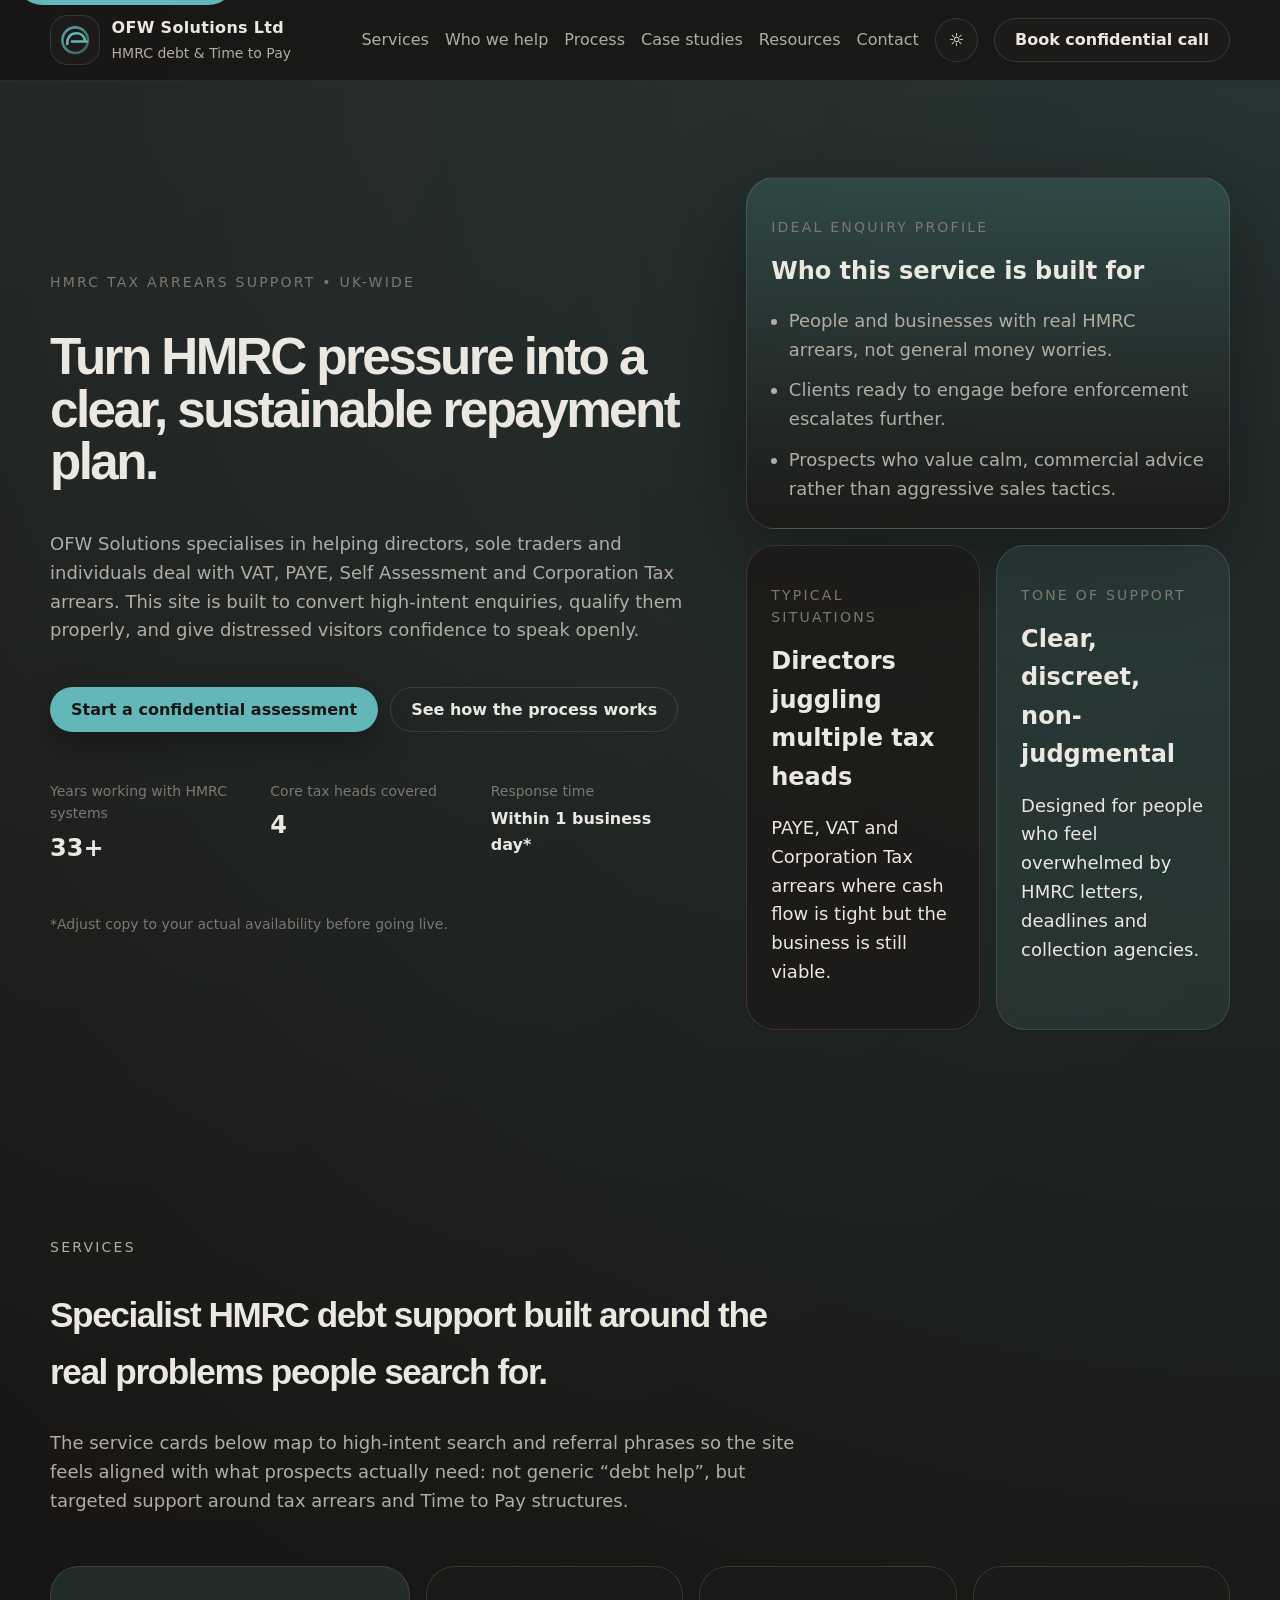
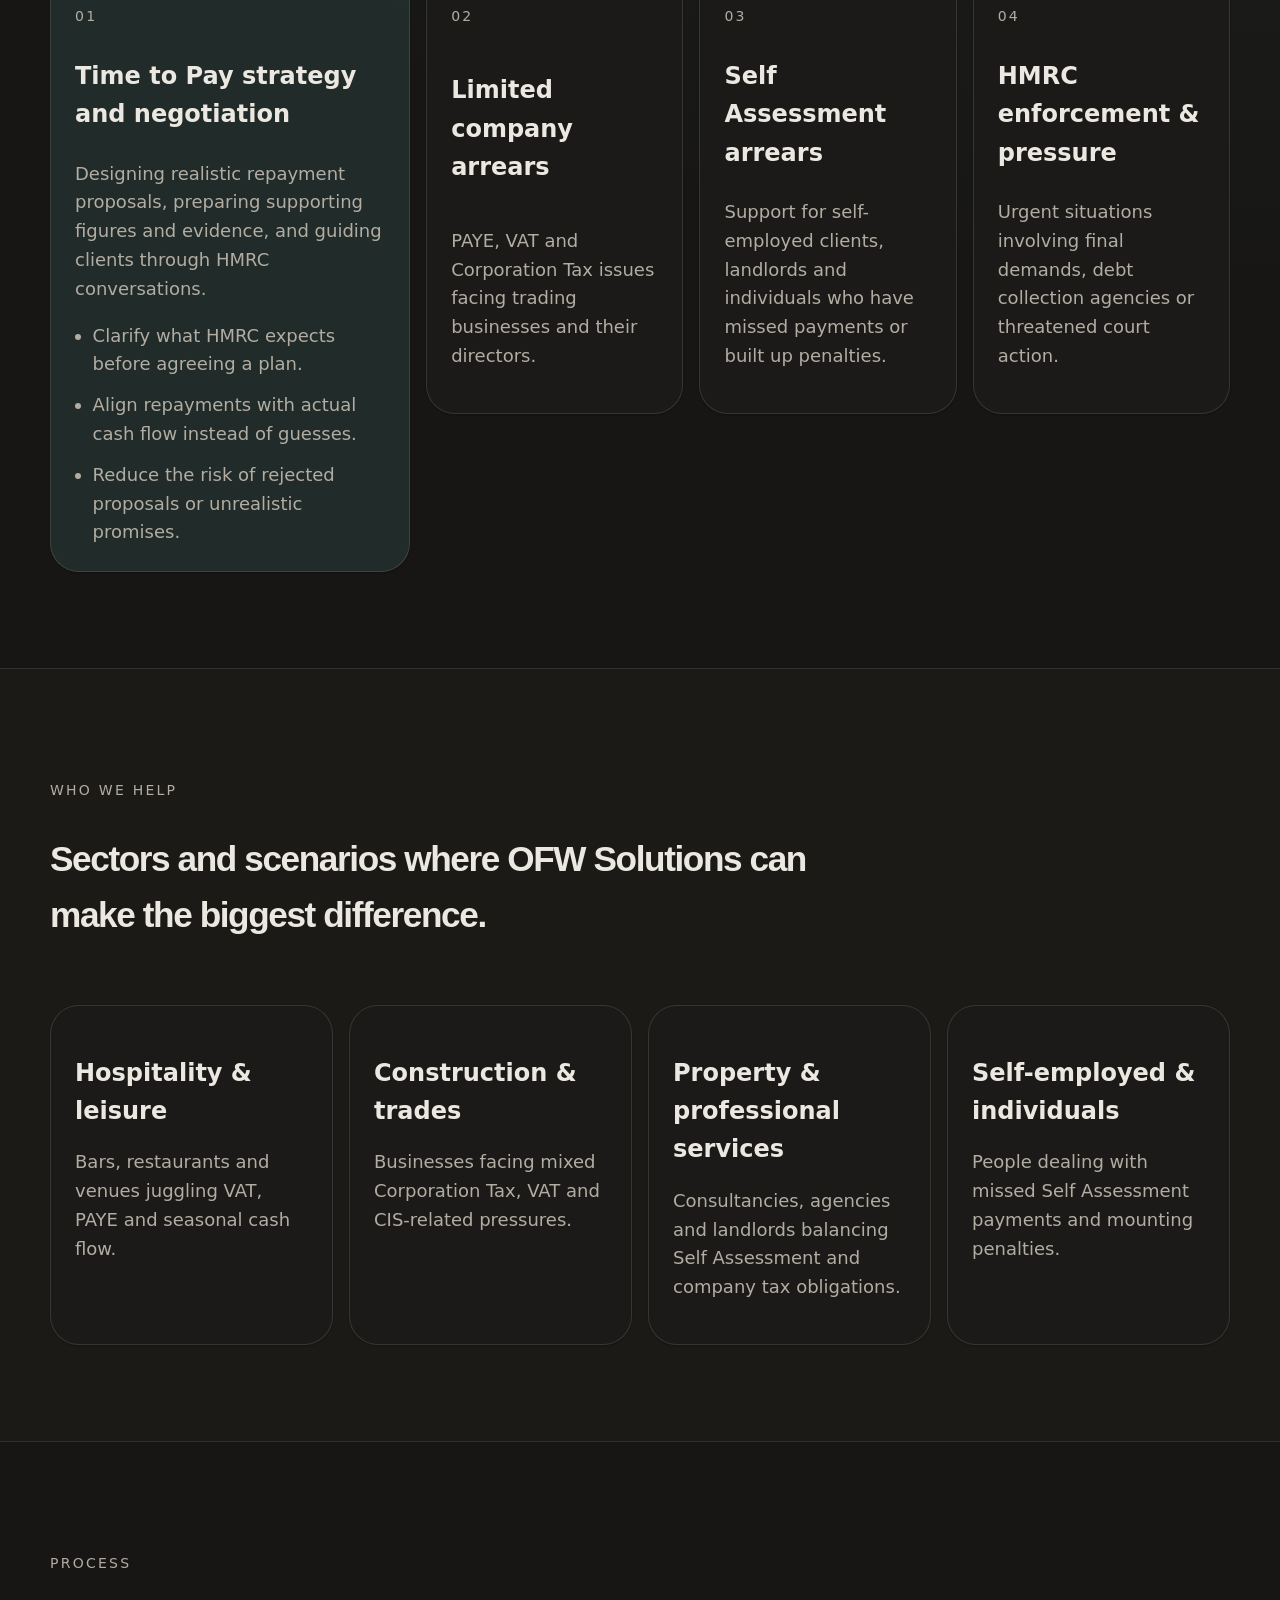
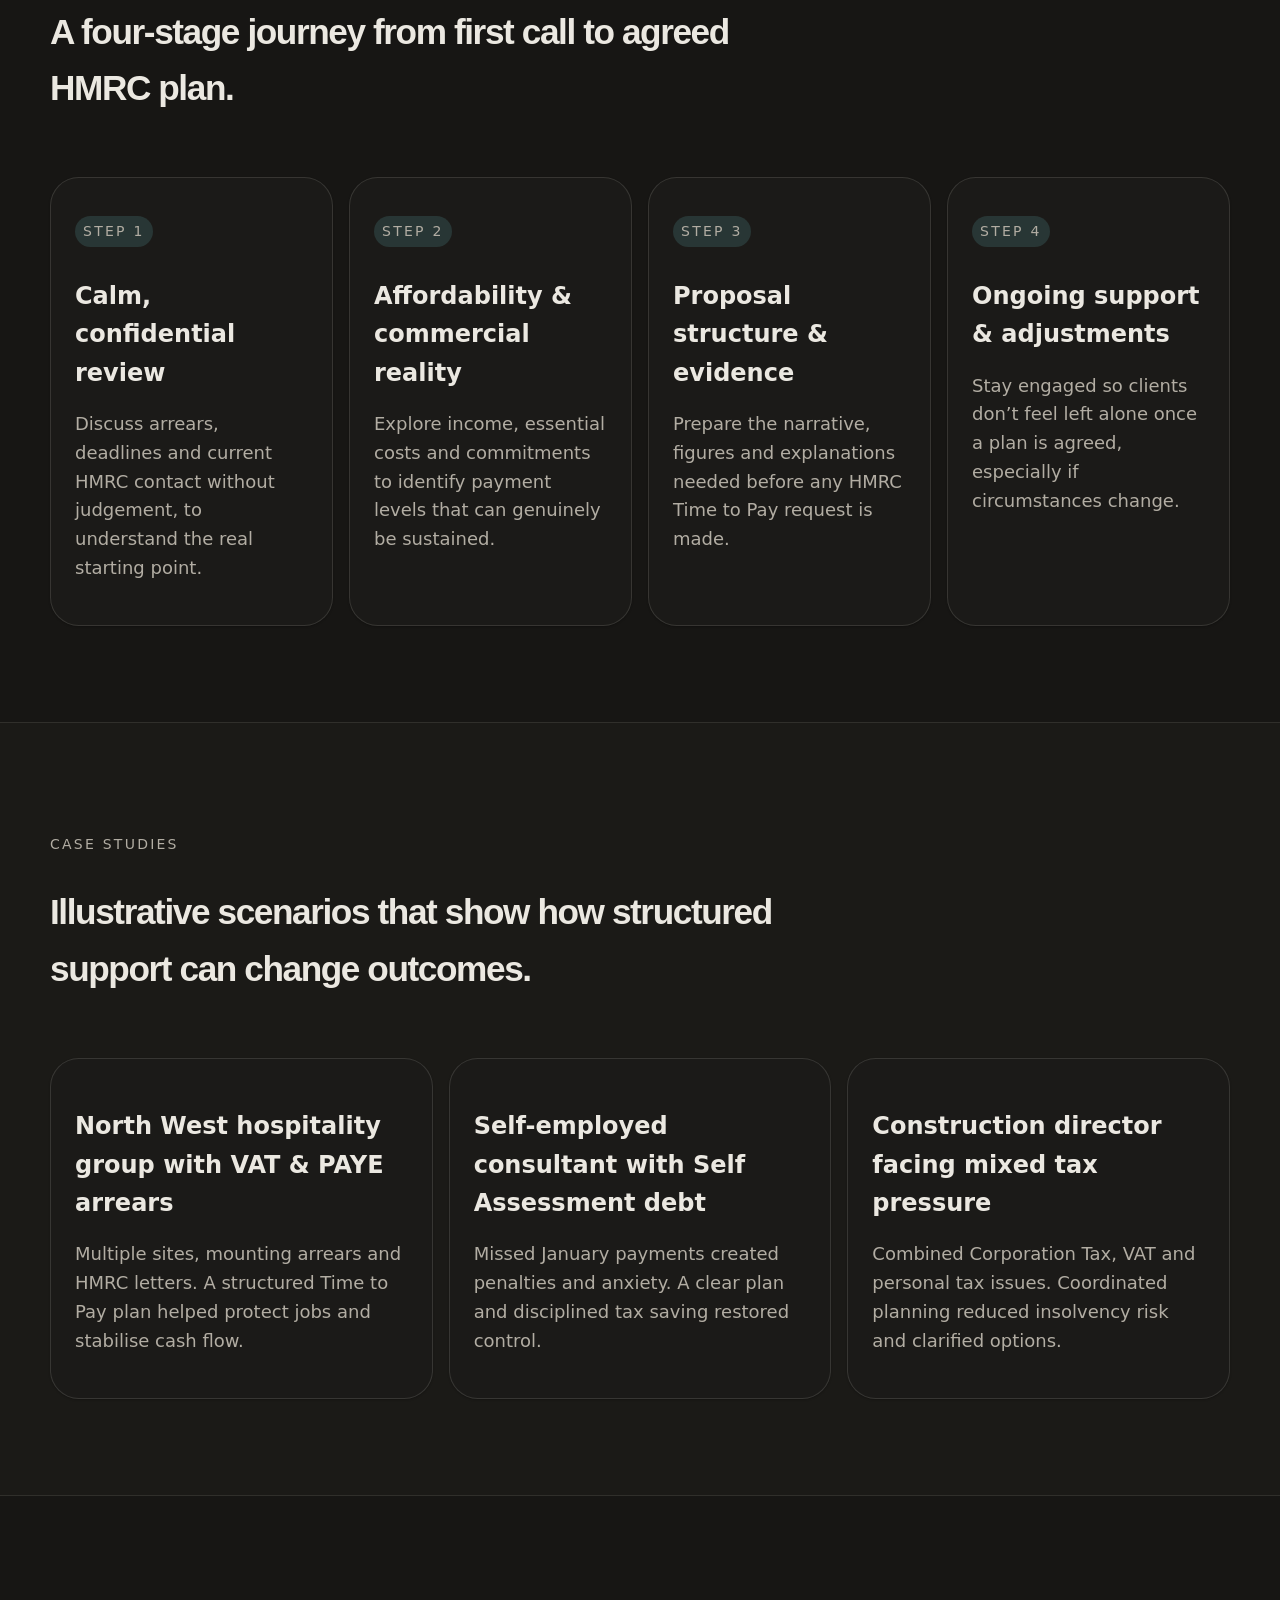
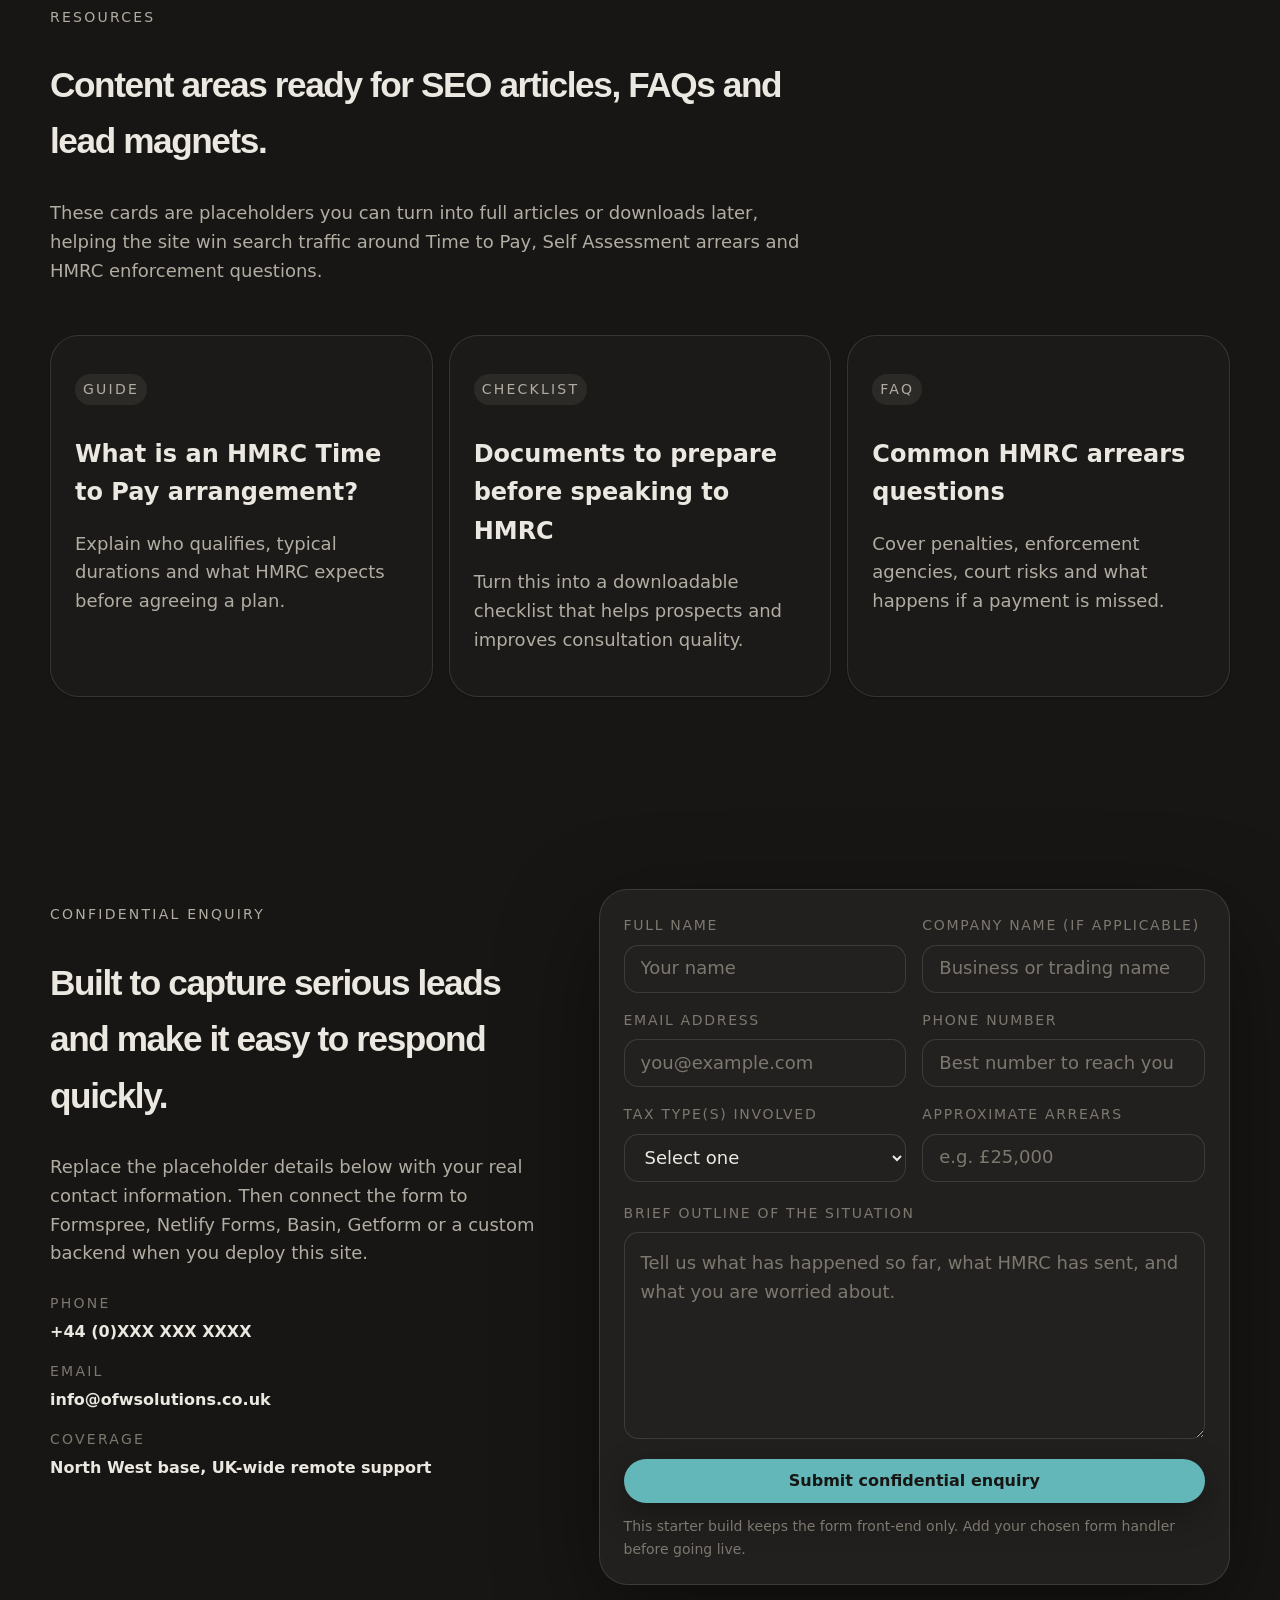
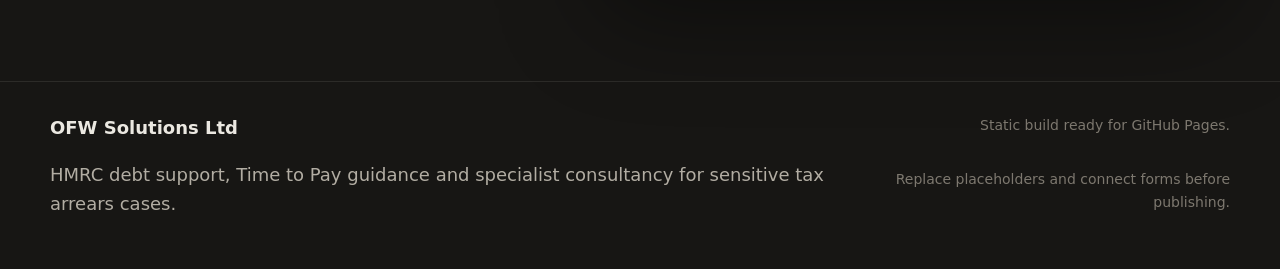
<file: index.html>
<!DOCTYPE html>
<html lang="en" data-theme="dark">
<head>
  <meta charset="UTF-8">
  <meta name="viewport" content="width=device-width, initial-scale=1.0">
  <meta name="description" content="OFW Solutions Ltd helps UK businesses and individuals deal with HMRC tax arrears through expert Time to Pay advice, HMRC negotiation support, and discreet consultancy.">
  <meta name="theme-color" content="#171614">
  <title>OFW Solutions Ltd | HMRC Debt & Time to Pay Specialists</title>

  <!-- Fonts -->
  <link rel="preconnect" href="https://fonts.googleapis.com">
  <link rel="preconnect" href="https://fonts.gstatic.com" crossorigin>
  <link href="https://api.fontshare.com/v2/css?f[]=satoshi@400,500,700&f[]=clash-display@500,600,700&display=swap" rel="stylesheet">

  <!-- Styles & Scripts -->
  <link rel="stylesheet" href="style.css">
  <script defer src="script.js"></script>
</head>
<body>
  <a class="skip-link" href="#main">Skip to main content</a>

  <div class="shell">
    <header class="site-header" id="top">
      <div class="container nav-wrap">
        <a href="#top" class="brand" aria-label="OFW Solutions home">
          <span class="brand-mark" aria-hidden="true">
            <svg viewBox="0 0 120 120" role="img" aria-label="OFW Solutions logo">
              <defs>
                <linearGradient id="ofw-grad" x1="0" y1="0" x2="1" y2="1">
                  <stop offset="0" stop-color="currentColor" stop-opacity="0.9" />
                  <stop offset="1" stop-color="currentColor" stop-opacity="0.4" />
                </linearGradient>
              </defs>
              <circle cx="60" cy="60" r="40" fill="none" stroke="url(#ofw-grad)" stroke-width="8" />
              <path d="M35 72C35 50 47 38 64 38C77 38 88 46 90 60" fill="none" stroke="currentColor" stroke-width="8" stroke-linecap="round" />
              <path d="M50 64H96" stroke="currentColor" stroke-width="8" stroke-linecap="round" />
            </svg>
          </span>
          <span class="brand-text">
            <strong>OFW Solutions Ltd</strong>
            <small>HMRC debt & Time to Pay</small>
          </span>
        </a>

        <nav class="site-nav" aria-label="Primary">
          <button class="nav-toggle" type="button" aria-expanded="false" aria-controls="mobile-menu" data-nav-toggle>
            <span class="sr-only">Toggle navigation</span>
            <span></span>
            <span></span>
          </button>

          <div class="nav-links" data-desktop-nav>
            <a href="#services">Services</a>
            <a href="#sectors">Who we help</a>
            <a href="#process">Process</a>
            <a href="#cases">Case studies</a>
            <a href="#resources">Resources</a>
            <a href="#contact">Contact</a>
          </div>

          <div class="nav-actions">
            <button type="button" class="theme-toggle" data-theme-toggle aria-label="Switch to light mode">
              <span class="theme-icon theme-icon-sun" aria-hidden="true">☼</span>
              <span class="theme-icon theme-icon-moon" aria-hidden="true">◐</span>
            </button>
            <a class="button button-outline" href="#contact">Book confidential call</a>
          </div>
        </nav>
      </div>

      <div class="mobile-menu" id="mobile-menu" data-mobile-menu hidden>
        <a href="#services">Services</a>
        <a href="#sectors">Who we help</a>
        <a href="#process">Process</a>
        <a href="#cases">Case studies</a>
        <a href="#resources">Resources</a>
        <a href="#contact">Contact</a>
      </div>
    </header>

    <main id="main">
      <!-- HERO -->
      <section class="section hero" aria-labelledby="hero-title">
        <div class="container hero-grid">
          <div class="hero-copy reveal">
            <p class="eyebrow">HMRC tax arrears support • UK-wide</p>
            <h1 id="hero-title">Turn HMRC pressure into a clear, sustainable repayment plan.</h1>
            <p class="hero-text">
              OFW Solutions specialises in helping directors, sole traders and individuals deal with VAT, PAYE, Self Assessment
              and Corporation Tax arrears. This site is built to convert high-intent enquiries, qualify them properly, and
              give distressed visitors confidence to speak openly.
            </p>
            <div class="hero-actions">
              <a class="button button-primary" href="#contact">Start a confidential assessment</a>
              <a class="button button-ghost" href="#process">See how the process works</a>
            </div>
            <dl class="hero-metrics" aria-label="Key facts">
              <div>
                <dt>Years working with HMRC systems</dt>
                <dd data-counter data-target="33">0+</dd>
              </div>
              <div>
                <dt>Core tax heads covered</dt>
                <dd data-counter data-target="4">0</dd>
              </div>
              <div>
                <dt>Response time</dt>
                <dd>Within 1 business day*</dd>
              </div>
            </dl>
            <p class="metric-note">*Adjust copy to your actual availability before going live.</p>
          </div>

          <aside class="hero-panel reveal" aria-label="Lead triage snapshot">
            <article class="hero-card hero-card-primary">
              <p class="card-topline">Ideal enquiry profile</p>
              <h2>Who this service is built for</h2>
              <ul class="feature-list" role="list">
                <li>People and businesses with real HMRC arrears, not general money worries.</li>
                <li>Clients ready to engage before enforcement escalates further.</li>
                <li>Prospects who value calm, commercial advice rather than aggressive sales tactics.</li>
              </ul>
            </article>
            <div class="hero-stack">
              <article class="hero-metric-panel glass-card">
                <p class="metric-label">Typical situations</p>
                <h3>Directors juggling multiple tax heads</h3>
                <p>PAYE, VAT and Corporation Tax arrears where cash flow is tight but the business is still viable.</p>
              </article>
              <article class="hero-metric-panel glass-card accent-card">
                <p class="metric-label">Tone of support</p>
                <h3>Clear, discreet, non-judgmental</h3>
                <p>Designed for people who feel overwhelmed by HMRC letters, deadlines and collection agencies.</p>
              </article>
            </div>
          </aside>
        </div>
      </section>

      <!-- SERVICES -->
      <section class="section" id="services">
        <div class="container section-grid">
          <header class="section-heading reveal">
            <p class="eyebrow">Services</p>
            <h2>Specialist HMRC debt support built around the real problems people search for.</h2>
            <p>
              The service cards below map to high-intent search and referral phrases so the site feels aligned with what prospects
              actually need: not generic “debt help”, but targeted support around tax arrears and Time to Pay structures.
            </p>
          </header>

          <div class="service-layout">
            <article class="service-card service-card-large reveal">
              <p class="service-number">01</p>
              <h3>Time to Pay strategy and negotiation</h3>
              <p>Designing realistic repayment proposals, preparing supporting figures and evidence, and guiding clients through HMRC conversations.</p>
              <ul class="bullet-list" role="list">
                <li>Clarify what HMRC expects before agreeing a plan.</li>
                <li>Align repayments with actual cash flow instead of guesses.</li>
                <li>Reduce the risk of rejected proposals or unrealistic promises.</li>
              </ul>
            </article>

            <article class="service-card reveal">
              <p class="service-number">02</p>
              <h3>Limited company arrears</h3>
              <p>PAYE, VAT and Corporation Tax issues facing trading businesses and their directors.</p>
            </article>

            <article class="service-card reveal">
              <p class="service-number">03</p>
              <h3>Self Assessment arrears</h3>
              <p>Support for self-employed clients, landlords and individuals who have missed payments or built up penalties.</p>
            </article>

            <article class="service-card reveal">
              <p class="service-number">04</p>
              <h3>HMRC enforcement & pressure</h3>
              <p>Urgent situations involving final demands, debt collection agencies or threatened court action.</p>
            </article>
          </div>
        </div>
      </section>

      <!-- SECTORS / WHO WE HELP -->
      <section class="section section-alt" id="sectors">
        <div class="container section-grid">
          <header class="section-heading reveal">
            <p class="eyebrow">Who we help</p>
            <h2>Sectors and scenarios where OFW Solutions can make the biggest difference.</h2>
          </header>

          <div class="sector-grid">
            <article class="sector-card reveal">
              <h3>Hospitality & leisure</h3>
              <p>Bars, restaurants and venues juggling VAT, PAYE and seasonal cash flow.</p>
            </article>
            <article class="sector-card reveal">
              <h3>Construction & trades</h3>
              <p>Businesses facing mixed Corporation Tax, VAT and CIS-related pressures.</p>
            </article>
            <article class="sector-card reveal">
              <h3>Property & professional services</h3>
              <p>Consultancies, agencies and landlords balancing Self Assessment and company tax obligations.</p>
            </article>
            <article class="sector-card reveal">
              <h3>Self-employed & individuals</h3>
              <p>People dealing with missed Self Assessment payments and mounting penalties.</p>
            </article>
          </div>
        </div>
      </section>

      <!-- PROCESS -->
      <section class="section" id="process">
        <div class="container process-wrap">
          <header class="section-heading reveal">
            <p class="eyebrow">Process</p>
            <h2>A four-stage journey from first call to agreed HMRC plan.</h2>
          </header>

          <div class="process-grid">
            <article class="process-card reveal">
              <p class="process-step">Step 1</p>
              <h3>Calm, confidential review</h3>
              <p>Discuss arrears, deadlines and current HMRC contact without judgement, to understand the real starting point.</p>
            </article>
            <article class="process-card reveal">
              <p class="process-step">Step 2</p>
              <h3>Affordability & commercial reality</h3>
              <p>Explore income, essential costs and commitments to identify payment levels that can genuinely be sustained.</p>
            </article>
            <article class="process-card reveal">
              <p class="process-step">Step 3</p>
              <h3>Proposal structure & evidence</h3>
              <p>Prepare the narrative, figures and explanations needed before any HMRC Time to Pay request is made.</p>
            </article>
            <article class="process-card reveal">
              <p class="process-step">Step 4</p>
              <h3>Ongoing support & adjustments</h3>
              <p>Stay engaged so clients don’t feel left alone once a plan is agreed, especially if circumstances change.</p>
            </article>
          </div>
        </div>
      </section>

      <!-- CASE STUDIES -->
      <section class="section section-alt" id="cases">
        <div class="container section-grid">
          <header class="section-heading reveal">
            <p class="eyebrow">Case studies</p>
            <h2>Illustrative scenarios that show how structured support can change outcomes.</h2>
          </header>

          <div class="case-grid">
            <article class="case-card reveal">
              <h3>North West hospitality group with VAT & PAYE arrears</h3>
              <p>Multiple sites, mounting arrears and HMRC letters. A structured Time to Pay plan helped protect jobs and stabilise cash flow.</p>
            </article>
            <article class="case-card reveal">
              <h3>Self-employed consultant with Self Assessment debt</h3>
              <p>Missed January payments created penalties and anxiety. A clear plan and disciplined tax saving restored control.</p>
            </article>
            <article class="case-card reveal">
              <h3>Construction director facing mixed tax pressure</h3>
              <p>Combined Corporation Tax, VAT and personal tax issues. Coordinated planning reduced insolvency risk and clarified options.</p>
            </article>
          </div>
        </div>
      </section>

      <!-- RESOURCES / SEO-LIKE AREA -->
      <section class="section" id="resources">
        <div class="container section-grid">
          <header class="section-heading reveal">
            <p class="eyebrow">Resources</p>
            <h2>Content areas ready for SEO articles, FAQs and lead magnets.</h2>
            <p>
              These cards are placeholders you can turn into full articles or downloads later, helping the site win search traffic
              around Time to Pay, Self Assessment arrears and HMRC enforcement questions.
            </p>
          </header>

          <div class="resource-grid">
            <article class="resource-card reveal">
              <p class="resource-tag">Guide</p>
              <h3>What is an HMRC Time to Pay arrangement?</h3>
              <p>Explain who qualifies, typical durations and what HMRC expects before agreeing a plan.</p>
            </article>
            <article class="resource-card reveal">
              <p class="resource-tag">Checklist</p>
              <h3>Documents to prepare before speaking to HMRC</h3>
              <p>Turn this into a downloadable checklist that helps prospects and improves consultation quality.</p>
            </article>
            <article class="resource-card reveal">
              <p class="resource-tag">FAQ</p>
              <h3>Common HMRC arrears questions</h3>
              <p>Cover penalties, enforcement agencies, court risks and what happens if a payment is missed.</p>
            </article>
          </div>
        </div>
      </section>

      <!-- CONTACT -->
      <section class="section contact" id="contact">
        <div class="container contact-grid">
          <div class="contact-copy reveal">
            <p class="eyebrow">Confidential enquiry</p>
            <h2>Built to capture serious leads and make it easy to respond quickly.</h2>
            <p>
              Replace the placeholder details below with your real contact information. Then connect the form to Formspree,
              Netlify Forms, Basin, Getform or a custom backend when you deploy this site.
            </p>
            <dl class="contact-points" aria-label="Contact options">
              <div>
                <dt>Phone</dt>
                <dd>+44 (0)XXX XXX XXXX</dd>
              </div>
              <div>
                <dt>Email</dt>
                <dd>info@ofwsolutions.co.uk</dd>
              </div>
              <div>
                <dt>Coverage</dt>
                <dd>North West base, UK-wide remote support</dd>
              </div>
            </dl>
          </div>

          <form class="contact-form reveal" action="#" method="post" novalidate>
            <div class="form-grid">
              <label>
                <span>Full name</span>
                <input type="text" name="name" placeholder="Your name" required>
              </label>
              <label>
                <span>Company name (if applicable)</span>
                <input type="text" name="company" placeholder="Business or trading name">
              </label>
              <label>
                <span>Email address</span>
                <input type="email" name="email" placeholder="you@example.com" required>
              </label>
              <label>
                <span>Phone number</span>
                <input type="tel" name="phone" placeholder="Best number to reach you" required>
              </label>
              <label>
                <span>Tax type(s) involved</span>
                <select name="tax-type" required>
                  <option value="">Select one</option>
                  <option>PAYE</option>
                  <option>VAT</option>
                  <option>Self Assessment</option>
                  <option>Corporation Tax</option>
                  <option>Multiple / not sure</option>
                </select>
              </label>
              <label>
                <span>Approximate arrears</span>
                <input type="text" name="arrears" placeholder="e.g. £25,000">
              </label>
            </div>
            <label>
              <span>Brief outline of the situation</span>
              <textarea name="message" rows="6" placeholder="Tell us what has happened so far, what HMRC has sent, and what you are worried about." required></textarea>
            </label>
            <div class="form-footer">
              <button class="button button-primary" type="submit">Submit confidential enquiry</button>
              <p>This starter build keeps the form front-end only. Add your chosen form handler before going live.</p>
            </div>
          </form>
        </div>
      </section>
    </main>

    <footer class="site-footer">
      <div class="container footer-wrap">
        <div>
          <strong>OFW Solutions Ltd</strong>
          <p>HMRC debt support, Time to Pay guidance and specialist consultancy for sensitive tax arrears cases.</p>
        </div>
        <div class="footer-meta">
          <span>Static build ready for GitHub Pages.</span>
          <span>Replace placeholders and connect forms before publishing.</span>
        </div>
      </div>
    </footer>
  </div>
</body>
</html>
</file>
<file: style.css>
/*
  OFW Solutions Ltd — HMRC debt consultancy
  2026-ready static build for GitHub Pages
  Art direction: premium, calm, conversion-focused.
*/

:root,
[data-theme="light"] {
  --text-xs: clamp(0.75rem, 0.7rem + 0.25vw, 0.875rem);
  --text-sm: clamp(0.875rem, 0.8rem + 0.35vw, 1rem);
  --text-base: clamp(1rem, 0.95rem + 0.25vw, 1.125rem);
  --text-lg: clamp(1.125rem, 1rem + 0.75vw, 1.5rem);
  --text-xl: clamp(1.5rem, 1.2rem + 1.25vw, 2.25rem);
  --text-2xl: clamp(2rem, 1.2rem + 2.5vw, 3.5rem);

  --space-1: 0.25rem;
  --space-2: 0.5rem;
  --space-3: 0.75rem;
  --space-4: 1rem;
  --space-5: 1.25rem;
  --space-6: 1.5rem;
  --space-8: 2rem;
  --space-10: 2.5rem;
  --space-12: 3rem;
  --space-16: 4rem;
  --space-20: 5rem;
  --space-24: 6rem;
  --space-32: 8rem;

  --color-bg: #f7f6f2;
  --color-surface: #f9f8f5;
  --color-surface-2: #fbfbf9;
  --color-surface-alt: #edeae5;
  --color-border: rgba(40, 37, 29, 0.14);
  --color-divider: rgba(40, 37, 29, 0.1);
  --color-text: #28251d;
  --color-text-muted: #67645f;
  --color-text-faint: #95928b;
  --color-text-inverse: #f9f8f4;

  --color-primary: #01696f;
  --color-primary-hover: #0c4e54;
  --color-primary-soft: rgba(1, 105, 111, 0.08);
  --color-success: #437a22;

  --radius-sm: 0.5rem;
  --radius-md: 0.9rem;
  --radius-lg: 1.4rem;
  --radius-xl: 1.8rem;
  --radius-full: 9999px;

  --shadow-sm: 0 1px 2px rgba(20, 17, 12, 0.05);
  --shadow-md: 0 12px 34px rgba(20, 17, 12, 0.12);
  --shadow-lg: 0 28px 90px rgba(20, 17, 12, 0.18);

  --font-display: 'Clash Display', 'Arial', sans-serif;
  --font-body: 'Satoshi', system-ui, -apple-system, BlinkMacSystemFont, 'Segoe UI', sans-serif;

  --content-wide: 1180px;
  --transition-interactive: 180ms cubic-bezier(0.16, 1, 0.3, 1);
}

[data-theme="dark"] {
  --color-bg: #171614;
  --color-surface: #1c1b19;
  --color-surface-2: #22211f;
  --color-surface-alt: #2c2a26;
  --color-border: rgba(249, 248, 244, 0.12);
  --color-divider: rgba(249, 248, 244, 0.09);
  --color-text: #ebe8e1;
  --color-text-muted: #b2ada3;
  --color-text-faint: #7d786f;
  --color-text-inverse: #171614;
  --color-primary: #63b7b8;
  --color-primary-hover: #8ad1d2;
  --color-primary-soft: rgba(99, 183, 184, 0.18);
  --color-success: #84c06a;
  --shadow-sm: 0 1px 2px rgba(0, 0, 0, 0.25);
  --shadow-md: 0 12px 34px rgba(0, 0, 0, 0.32);
  --shadow-lg: 0 32px 100px rgba(0, 0, 0, 0.42);
}

@media (prefers-color-scheme: dark) {
  :root:not([data-theme="light"]) {
    --color-bg: #171614;
    --color-surface: #1c1b19;
    --color-surface-2: #22211f;
    --color-surface-alt: #2c2a26;
    --color-border: rgba(249, 248, 244, 0.12);
    --color-divider: rgba(249, 248, 244, 0.09);
    --color-text: #ebe8e1;
    --color-text-muted: #b2ada3;
    --color-text-faint: #7d786f;
    --color-text-inverse: #171614;
    --color-primary: #63b7b8;
    --color-primary-hover: #8ad1d2;
    --color-primary-soft: rgba(99, 183, 184, 0.18);
    --color-success: #84c06a;
  }
}

*, *::before, *::after { box-sizing: border-box; }
html {
  scroll-behavior: smooth;
  -webkit-text-size-adjust: none;
  text-size-adjust: none;
  scroll-padding-top: 5rem;
}
body {
  margin: 0;
  min-height: 100dvh;
  font-family: var(--font-body);
  font-size: var(--text-base);
  line-height: 1.6;
  color: var(--color-text);
  background:
    radial-gradient(circle at top right, var(--color-primary-soft), transparent 28%),
    radial-gradient(circle at top left, rgba(255,255,255,0.04), transparent 24%),
    var(--color-bg);
}
img, svg { display: block; max-width: 100%; }
a { color: inherit; text-decoration: none; }
button, input, textarea, select { font: inherit; color: inherit; }
button { cursor: pointer; }
textarea { resize: vertical; }

:focus-visible {
  outline: 2px solid var(--color-primary);
  outline-offset: 3px;
}

@media (prefers-reduced-motion: reduce) {
  *, *::before, *::after {
    animation-duration: 0.01ms !important;
    animation-iteration-count: 1 !important;
    transition-duration: 0.01ms !important;
    scroll-behavior: auto !important;
  }
}

.sr-only {
  position: absolute;
  width: 1px;
  height: 1px;
  padding: 0;
  margin: -1px;
  overflow: hidden;
  clip: rect(0, 0, 0, 0);
  white-space: nowrap;
  border: 0;
}

.skip-link {
  position: absolute;
  left: var(--space-4);
  top: -3rem;
  z-index: 100;
  background: var(--color-primary);
  color: var(--color-text-inverse);
  padding: var(--space-3) var(--space-4);
  border-radius: var(--radius-full);
}
.skip-link:focus { top: var(--space-4); }

.shell { position: relative; isolation: isolate; }

.container {
  width: min(calc(100% - 2.4rem), var(--content-wide));
  margin-inline: auto;
}

.section {
  padding-block: clamp(var(--space-12), 8vw, var(--space-24));
}
.section-alt {
  background: color-mix(in srgb, var(--color-surface) 88%, transparent);
  border-block: 1px solid var(--color-divider);
}

.site-header {
  position: sticky;
  top: 0;
  z-index: 40;
  backdrop-filter: blur(16px);
  background: color-mix(in srgb, var(--color-bg) 86%, transparent);
  border-bottom: 1px solid var(--color-divider);
}

.nav-wrap {
  min-height: 5rem;
  display: flex;
  align-items: center;
  justify-content: space-between;
  gap: var(--space-6);
}

.brand {
  display: inline-flex;
  align-items: center;
  gap: var(--space-3);
}
.brand-mark {
  width: 3.1rem;
  height: 3.1rem;
  border-radius: 1.1rem;
  display: grid;
  place-items: center;
  background: var(--color-surface);
  border: 1px solid var(--color-border);
  box-shadow: var(--shadow-sm);
}
.brand-mark svg { width: 2.4rem; color: var(--color-primary); }
.brand-text { display: grid; gap: 0.1rem; }
.brand-text strong {
  font-size: var(--text-sm);
  letter-spacing: 0.02em;
}
.brand-text small {
  font-size: var(--text-xs);
  color: var(--color-text-muted);
}

.site-nav,
.nav-actions,
.nav-links {
  display: flex;
  align-items: center;
  gap: var(--space-4);
}

.nav-links a,
.mobile-menu a {
  font-size: var(--text-sm);
  color: var(--color-text-muted);
}
.nav-links a:hover,
.mobile-menu a:hover {
  color: var(--color-text);
}

.nav-toggle {
  display: none;
  width: 2.7rem;
  height: 2.7rem;
  border-radius: var(--radius-full);
  border: 1px solid var(--color-border);
  background: var(--color-surface);
  align-items: center;
  justify-content: center;
  gap: 0.25rem;
  flex-direction: column;
}
.nav-toggle span:not(.sr-only) {
  width: 1.1rem;
  height: 2px;
  border-radius: var(--radius-full);
  background: var(--color-text);
}

.mobile-menu {
  display: none;
  padding: 0 var(--space-4) var(--space-4);
  gap: var(--space-2);
  flex-direction: column;
  border-top: 1px solid var(--color-divider);
  background: color-mix(in srgb, var(--color-bg) 92%, transparent);
}
.mobile-menu a { padding: var(--space-3) 0; }
.mobile-menu.is-open { display: flex; }

.theme-toggle {
  width: 2.7rem;
  height: 2.7rem;
  border-radius: var(--radius-full);
  border: 1px solid var(--color-border);
  display: inline-flex;
  align-items: center;
  justify-content: center;
  background: var(--color-surface);
  position: relative;
  overflow: hidden;
}
.theme-icon {
  position: absolute;
  transition: transform var(--transition-interactive), opacity var(--transition-interactive);
}
[data-theme="dark"] .theme-icon-sun,
:root:not([data-theme="light"]) .theme-icon-sun {
  opacity: 1;
  transform: translateY(0);
}
[data-theme="dark"] .theme-icon-moon,
:root:not([data-theme="light"]) .theme-icon-moon {
  opacity: 0;
  transform: translateY(140%);
}
[data-theme="light"] .theme-icon-sun {
  opacity: 0;
  transform: translateY(-140%);
}
[data-theme="light"] .theme-icon-moon {
  opacity: 1;
  transform: translateY(0);
}

.button {
  min-height: 2.8rem;
  padding: 0 var(--space-5);
  border-radius: var(--radius-full);
  border: 1px solid transparent;
  display: inline-flex;
  align-items: center;
  justify-content: center;
  gap: var(--space-2);
  font-size: var(--text-sm);
  font-weight: 600;
  transition: transform var(--transition-interactive), background var(--transition-interactive), border-color var(--transition-interactive), color var(--transition-interactive), box-shadow var(--transition-interactive);
}
.button:hover { transform: translateY(-1px); }
.button-primary {
  background: var(--color-primary);
  color: var(--color-text-inverse);
  box-shadow: var(--shadow-md);
}
.button-primary:hover { background: var(--color-primary-hover); }
.button-outline {
  background: var(--color-surface);
  border-color: var(--color-border);
}
.button-ghost {
  border-color: var(--color-border);
  background: transparent;
}

.hero {
  position: relative;
}
.hero-grid {
  display: grid;
  grid-template-columns: minmax(0, 1.2fr) minmax(0, 0.9fr);
  gap: clamp(var(--space-8), 4vw, var(--space-16));
  align-items: center;
}
.hero-copy {
  display: grid;
  gap: var(--space-6);
}
.eyebrow {
  font-size: var(--text-xs);
  letter-spacing: 0.16em;
  text-transform: uppercase;
  color: var(--color-text-faint);
}
.hero h1 {
  font-family: var(--font-display);
  font-size: var(--text-2xl);
  line-height: 1.02;
  letter-spacing: -0.05em;
  margin: 0;
}
.hero-text {
  color: var(--color-text-muted);
}
.hero-actions {
  display: flex;
  flex-wrap: wrap;
  gap: var(--space-3);
}

.hero-metrics {
  display: grid;
  grid-template-columns: repeat(3, minmax(0, 1fr));
  gap: var(--space-4);
  margin: var(--space-6) 0 var(--space-2);
}
.hero-metrics dt {
  font-size: var(--text-xs);
  color: var(--color-text-faint);
}
.hero-metrics dd {
  margin: var(--space-1) 0 0;
  font-size: var(--text-sm);
  font-weight: 600;
}
.hero-metrics dd[data-counter] {
  font-size: var(--text-lg);
}
.metric-note {
  font-size: var(--text-xs);
  color: var(--color-text-faint);
}

.hero-panel {
  display: grid;
  gap: var(--space-4);
}
.hero-card,
.glass-card,
.service-card,
.sector-card,
.process-card,
.case-card,
.resource-card,
.contact-form {
  border-radius: var(--radius-xl);
  border: 1px solid var(--color-border);
  background: color-mix(in srgb, var(--color-surface) 90%, transparent);
  box-shadow: var(--shadow-sm);
  padding: var(--space-6);
}
.hero-card-primary {
  background: linear-gradient(180deg, var(--color-primary-soft), var(--color-surface));
  box-shadow: var(--shadow-lg);
}
.card-topline,
.metric-label,
.service-number,
.resource-tag,
.process-step {
  font-size: var(--text-xs);
  letter-spacing: 0.16em;
  text-transform: uppercase;
  color: var(--color-text-faint);
}
.hero-card h2 {
  margin: var(--space-2) 0 var(--space-4);
  font-size: var(--text-lg);
}
.feature-list,
.bullet-list {
  margin: 0;
  padding-left: 1.1rem;
  display: grid;
  gap: var(--space-3);
  color: var(--color-text-muted);
}
.hero-stack {
  display: grid;
  grid-template-columns: repeat(2, minmax(0, 1fr));
  gap: var(--space-4);
}
.hero-metric-panel h3 {
  margin: var(--space-2) 0 var(--space-2);
  font-size: var(--text-lg);
}
.accent-card {
  background: color-mix(in srgb, var(--color-primary-soft) 70%, var(--color-surface));
}

.section-grid {
  display: grid;
  gap: var(--space-8);
}
.section-heading {
  max-width: 48rem;
}
.section-heading h2 {
  font-family: var(--font-display);
  font-size: var(--text-xl);
  letter-spacing: -0.04em;
}
.section-heading p {
  color: var(--color-text-muted);
}

.service-layout {
  display: grid;
  grid-template-columns: minmax(0, 1.4fr) repeat(3, minmax(0, 1fr));
  gap: var(--space-4);
}
.service-card {
  min-height: 13rem;
  display: flex;
  flex-direction: column;
  justify-content: space-between;
}
.service-card-large {
  grid-row: span 2;
  background: color-mix(in srgb, var(--color-primary-soft) 68%, var(--color-surface));
}
.service-card h3 {
  font-size: var(--text-lg);
  margin: var(--space-4) 0 var(--space-2);
}
.service-card p { color: var(--color-text-muted); }

.sector-grid {
  display: grid;
  grid-template-columns: repeat(4, minmax(0, 1fr));
  gap: var(--space-4);
}
.sector-card h3 {
  font-size: var(--text-lg);
  margin-bottom: var(--space-2);
}
.sector-card p { color: var(--color-text-muted); }

.process-wrap { display: grid; gap: var(--space-8); }
.process-grid {
  display: grid;
  grid-template-columns: repeat(4, minmax(0, 1fr));
  gap: var(--space-4);
}
.process-card h3 {
  font-size: var(--text-lg);
  margin: var(--space-4) 0 var(--space-2);
}
.process-card p { color: var(--color-text-muted); }
.process-step {
  display: inline-flex;
  padding: var(--space-1) var(--space-2);
  border-radius: var(--radius-full);
  background: var(--color-primary-soft);
}

.case-grid {
  display: grid;
  grid-template-columns: repeat(3, minmax(0, 1fr));
  gap: var(--space-4);
}
.case-card h3 {
  font-size: var(--text-lg);
  margin-bottom: var(--space-2);
}
.case-card p { color: var(--color-text-muted); }

.resource-grid {
  display: grid;
  grid-template-columns: repeat(3, minmax(0, 1fr));
  gap: var(--space-4);
}
.resource-tag {
  display: inline-flex;
  padding: var(--space-1) var(--space-2);
  border-radius: var(--radius-full);
  background: var(--color-surface-alt);
}
.resource-card h3 {
  font-size: var(--text-lg);
  margin: var(--space-4) 0 var(--space-2);
}
.resource-card p { color: var(--color-text-muted); }

.contact-grid {
  display: grid;
  grid-template-columns: minmax(0, 0.9fr) minmax(0, 1.1fr);
  gap: var(--space-8);
}
.contact-copy h2 {
  font-family: var(--font-display);
  font-size: var(--text-xl);
  letter-spacing: -0.04em;
}
.contact-copy p { color: var(--color-text-muted); }

.contact-points {
  display: grid;
  gap: var(--space-4);
  margin-top: var(--space-6);
}
.contact-points dt {
  font-size: var(--text-xs);
  letter-spacing: 0.16em;
  text-transform: uppercase;
  color: var(--color-text-faint);
}
.contact-points dd {
  margin: var(--space-1) 0 0;
  font-size: var(--text-sm);
  font-weight: 600;
}

.contact-form {
  background: color-mix(in srgb, var(--color-surface-2) 94%, transparent);
  box-shadow: var(--shadow-lg);
  display: grid;
  gap: var(--space-5);
}
.form-grid {
  display: grid;
  grid-template-columns: repeat(2, minmax(0, 1fr));
  gap: var(--space-4);
}
label {
  display: grid;
  gap: var(--space-2);
}
label span {
  font-size: var(--text-xs);
  letter-spacing: 0.12em;
  text-transform: uppercase;
  color: var(--color-text-faint);
}
input,
select,
textarea {
  min-height: 3rem;
  width: 100%;
  border-radius: calc(var(--radius-lg) - var(--space-2));
  border: 1px solid var(--color-border);
  background: var(--color-surface-2);
  padding: 0 var(--space-4);
}
textarea {
  min-height: 9rem;
  padding: var(--space-4);
}
input::placeholder,
textarea::placeholder { color: var(--color-text-faint); }
.form-footer {
  display: grid;
  gap: var(--space-3);
}
.form-footer p {
  margin: 0;
  font-size: var(--text-xs);
  color: var(--color-text-faint);
}

.site-footer {
  border-top: 1px solid var(--color-divider);
  padding: var(--space-8) 0;
}
.footer-wrap {
  display: flex;
  justify-content: space-between;
  gap: var(--space-8);
}
.footer-wrap strong {
  display: block;
  margin-bottom: var(--space-2);
}
.footer-wrap p { color: var(--color-text-muted); }
.footer-meta {
  display: grid;
  gap: var(--space-2);
  font-size: var(--text-xs);
  color: var(--color-text-faint);
  text-align: right;
}

.reveal {
  opacity: 0;
  transform: translateY(20px);
  transition: opacity 700ms ease, transform 700ms ease;
}
.reveal.is-visible {
  opacity: 1;
  transform: translateY(0);
}

@media (max-width: 1080px) {
  .hero-grid,
  .service-layout,
  .sector-grid,
  .process-grid,
  .case-grid,
  .resource-grid,
  .contact-grid,
  .hero-stack {
    grid-template-columns: 1fr;
  }
  .hero-stack { gap: var(--space-4); }
  .service-card-large { grid-row: auto; }
}

@media (max-width: 820px) {
  .nav-links,
  .button-outline {
    display: none;
  }
  .nav-toggle {
    display: inline-flex;
  }
  .mobile-menu[hidden] { display: none !important; }
  .form-grid { grid-template-columns: 1fr; }
  .footer-wrap {
    flex-direction: column;
  }
  .footer-meta { text-align: left; }
}

@media (max-width: 600px) {
  .container {
    width: min(calc(100% - 1.5rem), var(--content-wide));
  }
  .section { padding-block: var(--space-12); }
  .button { width: 100%; }
  .hero-actions { display: grid; }
  .theme-toggle {
    width: 2.4rem;
    height: 2.4rem;
  }
  .hero-card,
  .glass-card,
  .service-card,
  .sector-card,
  .process-card,
  .case-card,
  .resource-card,
  .contact-form { padding: var(--space-5); }
}
</file>
